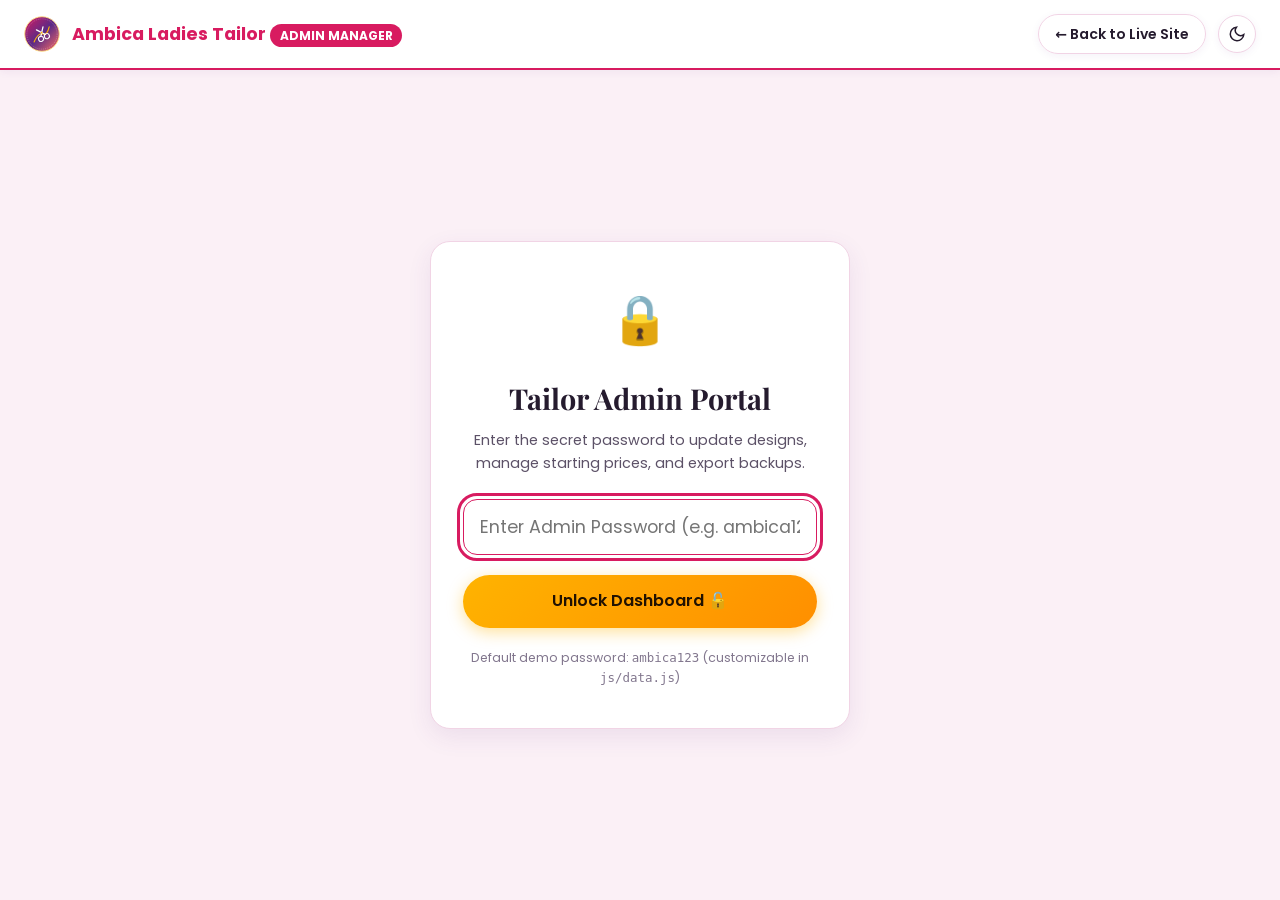
<file: admin.html>
<!DOCTYPE html>
<html lang="en" data-theme="light">
<head>
  <meta charset="UTF-8">
  <meta name="viewport" content="width=device-width, initial-scale=1.0">
  <title>Admin Portal | Ambica Ladies Tailor</title>
  <meta name="robots" content="noindex, nofollow">
  <link rel="icon" type="image/svg+xml" href="images/favicon.svg">
  <link rel="stylesheet" href="css/style.css">
  <style>
    /* Admin Specific Styles */
    .admin-body {
      background-color: var(--bg-subtle);
      min-height: 100vh;
      display: flex;
      flex-direction: column;
    }

    .admin-nav {
      background-color: var(--bg-surface);
      border-bottom: 2px solid var(--color-magenta);
      padding: 0.85rem 1.5rem;
      display: flex;
      align-items: center;
      justify-content: space-between;
      position: sticky;
      top: 0;
      z-index: 50;
      box-shadow: var(--shadow-sm);
    }

    .admin-brand {
      display: flex;
      align-items: center;
      gap: 0.75rem;
    }

    .admin-badge {
      background: var(--color-magenta);
      color: #FFFFFF;
      font-size: 0.75rem;
      font-weight: 700;
      padding: 0.2rem 0.6rem;
      border-radius: var(--radius-full);
      text-transform: uppercase;
    }

    /* Auth Gate */
    .auth-gate-wrap {
      flex: 1;
      display: flex;
      align-items: center;
      justify-content: center;
      padding: 2rem 1rem;
    }

    .auth-card {
      background-color: var(--bg-surface);
      border-radius: var(--radius-lg);
      border: 1px solid var(--border-color);
      padding: 2.5rem 2rem;
      max-width: 420px;
      width: 100%;
      text-align: center;
      box-shadow: var(--shadow-md);
    }

    .auth-icon {
      font-size: 3rem;
      margin-bottom: 1rem;
    }

    /* Dashboard */
    .admin-dashboard {
      display: none;
      padding: 2rem 0 4rem 0;
      flex: 1;
    }

    .admin-dashboard.unlocked {
      display: block;
    }

    .admin-tabs-bar {
      display: flex;
      gap: 0.75rem;
      border-bottom: 2px solid var(--border-color);
      margin-bottom: 2rem;
      overflow-x: auto;
      padding-bottom: 0.25rem;
    }

    .admin-tab-btn {
      padding: 0.75rem 1.5rem;
      font-weight: 600;
      font-size: 0.95rem;
      color: var(--text-secondary);
      border-bottom: 3px solid transparent;
      border-radius: var(--radius-sm) var(--radius-sm) 0 0;
      transition: all var(--transition-fast);
      white-space: nowrap;
    }

    .admin-tab-btn.active {
      color: var(--color-magenta);
      border-bottom-color: var(--color-magenta);
      background-color: var(--bg-surface);
    }

    .admin-panel {
      display: none;
    }

    .admin-panel.active {
      display: block;
    }

    .admin-card {
      background-color: var(--bg-surface);
      border-radius: var(--radius-lg);
      border: 1px solid var(--border-color);
      padding: 1.75rem;
      box-shadow: var(--shadow-sm);
      margin-bottom: 2rem;
    }

    .admin-card-header {
      display: flex;
      flex-wrap: wrap;
      align-items: center;
      justify-content: space-between;
      gap: 1rem;
      margin-bottom: 1.5rem;
      padding-bottom: 1rem;
      border-bottom: 1px solid var(--border-color);
    }

    .admin-table-wrap {
      overflow-x: auto;
    }

    .admin-thumb {
      width: 58px;
      height: 58px;
      border-radius: var(--radius-sm);
      object-fit: cover;
      background-color: var(--bg-subtle);
      border: 1px solid var(--border-color);
    }

    .btn-action-sm {
      padding: 0.4rem 0.85rem;
      font-size: 0.82rem;
      font-weight: 600;
      border-radius: var(--radius-full);
      display: inline-flex;
      align-items: center;
      gap: 0.3rem;
    }

    .btn-edit {
      background-color: var(--color-violet-light);
      color: var(--color-violet);
      border: 1px solid rgba(91, 42, 134, 0.3);
    }

    .btn-edit:hover {
      background-color: var(--color-violet);
      color: #FFFFFF;
    }

    .btn-delete {
      background-color: #FFEBEE;
      color: #D32F2F;
      border: 1px solid rgba(211, 47, 47, 0.3);
    }

    .btn-delete:hover {
      background-color: #D32F2F;
      color: #FFFFFF;
    }

    /* Modal Form */
    .admin-modal-overlay {
      position: fixed;
      top: 0;
      left: 0;
      right: 0;
      bottom: 0;
      background-color: rgba(0, 0, 0, 0.65);
      backdrop-filter: blur(8px);
      z-index: 1000;
      display: flex;
      align-items: center;
      justify-content: center;
      padding: 1rem;
      opacity: 0;
      visibility: hidden;
      transition: all 0.25s ease;
    }

    .admin-modal-overlay.open {
      opacity: 1;
      visibility: visible;
    }

    .admin-modal-box {
      background-color: var(--bg-surface);
      border-radius: var(--radius-lg);
      border: 1px solid var(--border-color);
      width: 100%;
      max-width: 650px;
      max-height: 90vh;
      overflow-y: auto;
      padding: 2rem;
      box-shadow: var(--shadow-lg);
      position: relative;
    }

    .image-preview-box {
      margin-top: 0.75rem;
      width: 120px;
      height: 120px;
      border-radius: var(--radius-md);
      border: 2px dashed var(--border-color);
      display: flex;
      align-items: center;
      justify-content: center;
      overflow: hidden;
      background-color: var(--bg-subtle);
    }

    .image-preview-box img {
      width: 100%;
      height: 100%;
      object-fit: cover;
    }
  </style>
</head>
<body class="admin-body">

  <!-- Admin Header Bar -->
  <header class="admin-nav">
    <div class="admin-brand">
      <img src="images/favicon.svg" alt="Logo" style="width: 36px; height: 36px;">
      <div>
        <strong style="font-size: 1.1rem; color: var(--color-magenta);">Ambica Ladies Tailor</strong>
        <span class="admin-badge">Admin Manager</span>
      </div>
    </div>

    <div style="display: flex; align-items: center; gap: 0.75rem;">
      <a href="index.html" class="btn btn-outline-white" style="color: var(--text-primary); border-color: var(--border-color); font-size: 0.88rem; padding: 0.5rem 1rem;">
        ← Back to Live Site
      </a>
      <button type="button" class="btn-icon-toggle" id="adminThemeToggle" aria-label="Toggle theme">
        <svg width="18" height="18" viewBox="0 0 24 24" fill="none" stroke="currentColor" stroke-width="2"><path d="M21 12.79A9 9 0 1 1 11.21 3 7 7 0 0 0 21 12.79z"/></svg>
      </button>
      <button type="button" id="adminLogoutBtn" class="btn btn-magenta" style="display: none; padding: 0.5rem 1rem; font-size: 0.88rem;">
        Lock &amp; Exit
      </button>
    </div>
  </header>

  <!-- Login Gate Modal -->
  <div class="auth-gate-wrap" id="authGate">
    <div class="auth-card">
      <div class="auth-icon">🔒</div>
      <h1 style="font-family: var(--font-heading); font-size: 1.8rem; margin-bottom: 0.5rem;">Tailor Admin Portal</h1>
      <p style="font-size: 0.9rem; color: var(--text-secondary); margin-bottom: 1.5rem;">
        Enter the secret password to update designs, manage starting prices, and export backups.
      </p>

      <form id="authForm">
        <div class="form-group" style="margin-bottom: 1.25rem;">
          <input type="password" id="adminPasswordInput" class="form-control" placeholder="Enter Admin Password (e.g. ambica123)" required autofocus style="text-align: center; font-size: 1.1rem;">
          <span class="form-error-msg" id="authErrorMsg" style="margin-top: 0.5rem;">Incorrect password. Please try again.</span>
        </div>
        <button type="submit" class="btn btn-primary-gold" style="width: 100%;">
          Unlock Dashboard 🔓
        </button>
      </form>
      <p style="font-size: 0.78rem; color: var(--text-muted); margin-top: 1.25rem;">
        Default demo password: <code>ambica123</code> (customizable in <code>js/data.js</code>)
      </p>
    </div>
  </div>

  <!-- Main Admin Dashboard -->
  <div class="admin-dashboard" id="adminDashboard">
    <div class="container">

      <!-- Navigation Tabs -->
      <div class="admin-tabs-bar" role="tablist">
        <button type="button" class="admin-tab-btn active" data-tab="tabDesigns">
          👗 Designs Catalog (<span id="designCountBadge">0</span>)
        </button>
        <button type="button" class="admin-tab-btn" data-tab="tabPrices">
          💰 Price List Settings
        </button>
        <button type="button" class="admin-tab-btn" data-tab="tabBackup">
          💾 Backup &amp; Sync (Export / Import)
        </button>
      </div>

      <!-- Tab 1: Designs Catalog -->
      <div class="admin-panel active" id="tabDesigns">
        <div class="admin-card">
          <div class="admin-card-header">
            <div>
              <h2 style="font-family: var(--font-heading); font-size: 1.5rem;">Manage Creations</h2>
              <p style="font-size: 0.88rem; color: var(--text-secondary);">
                Add new designs, edit descriptions, or update photos. Saved changes immediately update the live customer website.
              </p>
            </div>
            <button type="button" class="btn btn-magenta" id="btnOpenAddDesign">
              + Add New Design
            </button>
          </div>

          <div class="admin-table-wrap">
            <table class="prices-table">
              <thead>
                <tr>
                  <th>Photo</th>
                  <th>Title (English &amp; Gujarati)</th>
                  <th>Category</th>
                  <th>Price Tag</th>
                  <th>Actions</th>
                </tr>
              </thead>
              <tbody id="adminDesignsTableBody">
                <!-- Populated via admin JS -->
              </tbody>
            </table>
          </div>
        </div>
      </div>

      <!-- Tab 2: Prices Management -->
      <div class="admin-panel" id="tabPrices">
        <div class="admin-card">
          <div class="admin-card-header">
            <div>
              <h2 style="font-family: var(--font-heading); font-size: 1.5rem;">Edit Starting Prices</h2>
              <p style="font-size: 0.88rem; color: var(--text-secondary);">
                Adjust the base starting rates for blouses, dresses, kurtis, and gowns.
              </p>
            </div>
            <button type="button" class="btn btn-teal" id="btnSavePrices">
              💾 Save All Prices
            </button>
          </div>

          <div class="admin-table-wrap">
            <table class="prices-table">
              <thead>
                <tr>
                  <th style="width: 25%;">Garment Name</th>
                  <th style="width: 20%;">Starting Price (₹)</th>
                  <th style="width: 55%;">Included Highlights &amp; Specifications</th>
                </tr>
              </thead>
              <tbody id="adminPricesTableBody">
                <!-- Populated via admin JS -->
              </tbody>
            </table>
          </div>
        </div>
      </div>

      <!-- Tab 3: Backup & Sync -->
      <div class="admin-panel" id="tabBackup">
        <div class="admin-card">
          <h2 style="font-family: var(--font-heading); font-size: 1.5rem; margin-bottom: 0.5rem;">Data Backup &amp; Device Transfer</h2>
          <p style="font-size: 0.9rem; color: var(--text-secondary); margin-bottom: 1.75rem;">
            Because this website runs directly in your browser without requiring expensive backend servers, your edits are safely stored in your browser's LocalStorage. You can export a JSON backup file to move data between your phone, tablet, or laptop.
          </p>

          <div style="display: grid; grid-template-columns: repeat(auto-fit, minmax(280px, 1fr)); gap: 1.5rem;">
            <!-- Export Card -->
            <div style="border: 1px solid var(--border-color); border-radius: var(--radius-md); padding: 1.5rem; background-color: var(--bg-surface-elevated);">
              <h3 style="font-size: 1.15rem; margin-bottom: 0.5rem;">📥 Export Backup</h3>
              <p style="font-size: 0.85rem; color: var(--text-secondary); margin-bottom: 1.25rem;">
                Download all your custom designs and prices into a lightweight <code>.json</code> file.
              </p>
              <button type="button" class="btn btn-teal" id="btnExportJson">
                Export to JSON File
              </button>
            </div>

            <!-- Import Card -->
            <div style="border: 1px solid var(--border-color); border-radius: var(--radius-md); padding: 1.5rem; background-color: var(--bg-surface-elevated);">
              <h3 style="font-size: 1.15rem; margin-bottom: 0.5rem;">📤 Import Backup</h3>
              <p style="font-size: 0.85rem; color: var(--text-secondary); margin-bottom: 1.25rem;">
                Restore or load designs from a previously downloaded <code>.json</code> backup file.
              </p>
              <input type="file" id="importFileInput" accept=".json" style="display: none;">
              <button type="button" class="btn btn-primary-gold" id="btnTriggerImport">
                Choose JSON File to Import
              </button>
            </div>

            <!-- Reset Card -->
            <div style="border: 1px solid rgba(229, 57, 53, 0.3); border-radius: var(--radius-md); padding: 1.5rem; background-color: var(--bg-surface-elevated);">
              <h3 style="font-size: 1.15rem; margin-bottom: 0.5rem; color: #D32F2F;">⚠️ Factory Reset</h3>
              <p style="font-size: 0.85rem; color: var(--text-secondary); margin-bottom: 1.25rem;">
                Reset all designs and prices back to original starter samples.
              </p>
              <button type="button" class="btn btn-delete" id="btnResetDefaults">
                Reset to Original Defaults
              </button>
            </div>
          </div>
        </div>
      </div>

    </div>
  </div>

  <!-- Add/Edit Design Modal -->
  <div class="admin-modal-overlay" id="designModal">
    <div class="admin-modal-box">
      <div style="display: flex; align-items: center; justify-content: space-between; margin-bottom: 1.5rem; border-bottom: 1px solid var(--border-color); padding-bottom: 0.75rem;">
        <h3 id="modalHeading" style="font-family: var(--font-heading); font-size: 1.4rem;">Add New Design</h3>
        <button type="button" id="btnCloseModal" class="btn-card-view" aria-label="Close modal">✕</button>
      </div>

      <form id="designForm">
        <input type="hidden" id="editDesignId" value="">

        <div class="form-grid form-grid-2col" style="margin-bottom: 1rem;">
          <div class="form-group">
            <label for="designTitleEn" class="form-label">Design Title (English) *</label>
            <input type="text" id="designTitleEn" class="form-control" placeholder="e.g. Royal Silk Blouse" required>
          </div>

          <div class="form-group">
            <label for="designTitleGu" class="form-label">Design Title (Gujarati)</label>
            <input type="text" id="designTitleGu" class="form-control" placeholder="દા.ત. રોયલ સિલ્ક બ્લાઉઝ">
          </div>

          <div class="form-group">
            <label for="designCategory" class="form-label">Category *</label>
            <select id="designCategory" class="form-control" required>
              <option value="blouses">Blouse</option>
              <option value="dresses">Dress / Anarkali</option>
              <option value="kurtis">Kurti</option>
              <option value="gowns">Gown</option>
            </select>
          </div>

          <div class="form-group">
            <label for="designPriceTag" class="form-label">Price Estimate Badge</label>
            <input type="text" id="designPriceTag" class="form-control" placeholder="e.g. ₹1,200+">
          </div>

          <div class="form-group full-width">
            <label for="designDescEn" class="form-label">Description (English) *</label>
            <textarea id="designDescEn" class="form-control" rows="2" placeholder="Details about fabric, neck pattern, embroidery..." required></textarea>
          </div>

          <div class="form-group full-width">
            <label for="designDescGu" class="form-label">Description (Gujarati)</label>
            <textarea id="designDescGu" class="form-control" rows="2" placeholder="કાપડ અને કારીગરીની વિગત..."></textarea>
          </div>

          <div class="form-group full-width">
            <label class="form-label">Photo Upload (Auto Compressed in Browser)</label>
            <input type="file" id="designPhotoFile" accept="image/*" class="form-control">
            <p style="font-size: 0.78rem; color: var(--text-muted); margin-top: 0.35rem;">
              Photos are automatically resized and compressed to Web-friendly format so they load fast and save smoothly.
            </p>
            <div class="image-preview-box">
              <img id="designPreviewImg" src="images/placeholders/blouse-paithani.svg" alt="Preview">
            </div>
            <input type="hidden" id="designImageSrc" value="images/placeholders/blouse-paithani.svg">
          </div>
        </div>

        <div style="display: flex; justify-content: flex-end; gap: 0.75rem; margin-top: 1.5rem;">
          <button type="button" class="btn btn-outline-white" style="color: var(--text-primary); border-color: var(--border-color);" id="btnCancelModal">Cancel</button>
          <button type="submit" class="btn btn-magenta" id="btnSaveDesign">Save Design</button>
        </div>
      </form>
    </div>
  </div>

  <!-- Toast Notification -->
  <div class="toast-msg" id="adminToast" role="status" aria-live="polite"></div>

  <!-- Scripts -->
  <script src="js/data.js"></script>
  <script>
    document.addEventListener("DOMContentLoaded", () => {
      let currentDesigns = getStoredDesigns();
      let currentPrices = getStoredPrices();

      const authGate = document.getElementById("authGate");
      const authForm = document.getElementById("authForm");
      const adminPasswordInput = document.getElementById("adminPasswordInput");
      const authErrorMsg = document.getElementById("authErrorMsg");
      const adminDashboard = document.getElementById("adminDashboard");
      const adminLogoutBtn = document.getElementById("adminLogoutBtn");

      const adminDesignsTableBody = document.getElementById("adminDesignsTableBody");
      const adminPricesTableBody = document.getElementById("adminPricesTableBody");
      const designCountBadge = document.getElementById("designCountBadge");

      const designModal = document.getElementById("designModal");
      const btnOpenAddDesign = document.getElementById("btnOpenAddDesign");
      const btnCloseModal = document.getElementById("btnCloseModal");
      const btnCancelModal = document.getElementById("btnCancelModal");
      const designForm = document.getElementById("designForm");
      const modalHeading = document.getElementById("modalHeading");

      const editDesignId = document.getElementById("editDesignId");
      const designTitleEn = document.getElementById("designTitleEn");
      const designTitleGu = document.getElementById("designTitleGu");
      const designCategory = document.getElementById("designCategory");
      const designPriceTag = document.getElementById("designPriceTag");
      const designDescEn = document.getElementById("designDescEn");
      const designDescGu = document.getElementById("designDescGu");
      const designPhotoFile = document.getElementById("designPhotoFile");
      const designPreviewImg = document.getElementById("designPreviewImg");
      const designImageSrc = document.getElementById("designImageSrc");

      const btnSavePrices = document.getElementById("btnSavePrices");
      const btnExportJson = document.getElementById("btnExportJson");
      const btnTriggerImport = document.getElementById("btnTriggerImport");
      const importFileInput = document.getElementById("importFileInput");
      const btnResetDefaults = document.getElementById("btnResetDefaults");
      const adminToast = document.getElementById("adminToast");

      const adminThemeToggle = document.getElementById("adminThemeToggle");

      // Theme
      const savedTheme = getSavedTheme();
      document.documentElement.setAttribute("data-theme", savedTheme);

      adminThemeToggle.addEventListener("click", () => {
        const next = document.documentElement.getAttribute("data-theme") === "dark" ? "light" : "dark";
        document.documentElement.setAttribute("data-theme", next);
        saveTheme(next);
      });

      function showToast(msg) {
        adminToast.textContent = msg;
        adminToast.classList.add("show");
        setTimeout(() => adminToast.classList.remove("show"), 3000);
      }

      // Password Authentication
      authForm.addEventListener("submit", (e) => {
        e.preventDefault();
        const pwd = adminPasswordInput.value.trim();
        if (pwd === CONFIG.ADMIN_PASSWORD) {
          authGate.style.display = "none";
          adminDashboard.classList.add("unlocked");
          adminLogoutBtn.style.display = "inline-flex";
          authErrorMsg.classList.remove("visible");
          renderAdminDesigns();
          renderAdminPrices();
          showToast("Welcome to Tailor Admin Panel!");
        } else {
          authErrorMsg.classList.add("visible");
        }
      });

      adminLogoutBtn.addEventListener("click", () => {
        adminDashboard.classList.remove("unlocked");
        authGate.style.display = "flex";
        adminLogoutBtn.style.display = "none";
        adminPasswordInput.value = "";
      });

      // Tabs Switching
      document.querySelectorAll(".admin-tab-btn").forEach(btn => {
        btn.addEventListener("click", () => {
          document.querySelectorAll(".admin-tab-btn").forEach(b => b.classList.remove("active"));
          document.querySelectorAll(".admin-panel").forEach(p => p.classList.remove("active"));

          btn.classList.add("active");
          const target = document.getElementById(btn.getAttribute("data-tab"));
          if (target) target.classList.add("active");
        });
      });

      // Render Admin Designs List
      function renderAdminDesigns() {
        designCountBadge.textContent = currentDesigns.length;
        if (currentDesigns.length === 0) {
          adminDesignsTableBody.innerHTML = `<tr><td colspan="5" style="text-align: center; padding: 2rem;">No designs in catalog. Click "+ Add New Design" to create one.</td></tr>`;
          return;
        }

        adminDesignsTableBody.innerHTML = currentDesigns.map((d, index) => `
          <tr>
            <td>
              <img src="${d.image}" alt="${d.title}" class="admin-thumb">
            </td>
            <td>
              <strong>${d.title}</strong><br>
              <small style="color: var(--text-muted);">${d.titleGu || "—"}</small>
            </td>
            <td>
              <span class="design-category-tag" style="position: static; display: inline-block;">${d.category}</span>
            </td>
            <td>
              <span style="font-weight: 700; color: var(--color-teal);">${d.priceEstimate || "Bespoke"}</span>
            </td>
            <td>
              <div style="display: flex; gap: 0.5rem;">
                <button type="button" class="btn-action-sm btn-edit" data-edit-index="${index}">
                  ✏️ Edit
                </button>
                <button type="button" class="btn-action-sm btn-delete" data-delete-index="${index}">
                  🗑️ Delete
                </button>
              </div>
            </td>
          </tr>
        `).join("");

        // Attach edit/delete handlers
        adminDesignsTableBody.querySelectorAll("[data-edit-index]").forEach(btn => {
          btn.addEventListener("click", () => {
            const idx = parseInt(btn.getAttribute("data-edit-index"), 10);
            openEditDesignModal(idx);
          });
        });

        adminDesignsTableBody.querySelectorAll("[data-delete-index]").forEach(btn => {
          btn.addEventListener("click", () => {
            const idx = parseInt(btn.getAttribute("data-delete-index"), 10);
            if (confirm(`Are you sure you want to delete "${currentDesigns[idx].title}"?`)) {
              currentDesigns.splice(idx, 1);
              saveStoredDesigns(currentDesigns);
              renderAdminDesigns();
              showToast("Design deleted.");
            }
          });
        });
      }

      // Render Admin Prices List
      function renderAdminPrices() {
        adminPricesTableBody.innerHTML = currentPrices.map((p, idx) => `
          <tr>
            <td>
              <strong>${p.name}</strong><br>
              <small style="color: var(--text-muted);">${p.nameGu || ""}</small>
            </td>
            <td>
              <div style="display: flex; align-items: center; gap: 0.35rem;">
                <span>₹</span>
                <input type="number" step="50" class="form-control" style="width: 110px; padding: 0.4rem 0.6rem;" data-price-idx="${idx}" value="${p.price}">
              </div>
            </td>
            <td>
              <input type="text" class="form-control" style="padding: 0.4rem 0.6rem;" data-details-idx="${idx}" value="${p.details || ""}">
            </td>
          </tr>
        `).join("");
      }

      // Save Prices
      btnSavePrices.addEventListener("click", () => {
        document.querySelectorAll("[data-price-idx]").forEach(input => {
          const idx = parseInt(input.getAttribute("data-price-idx"), 10);
          const val = parseInt(input.value, 10);
          if (!isNaN(val)) currentPrices[idx].price = val;
        });

        document.querySelectorAll("[data-details-idx]").forEach(input => {
          const idx = parseInt(input.getAttribute("data-details-idx"), 10);
          currentPrices[idx].details = input.value.trim();
        });

        saveStoredPrices(currentPrices);
        showToast("Prices saved successfully!");
      });

      // Image Compression via Canvas
      designPhotoFile.addEventListener("change", (e) => {
        const file = e.target.files[0];
        if (!file) return;

        const reader = new FileReader();
        reader.onload = (event) => {
          const img = new Image();
          img.onload = () => {
            // Compress with Canvas to max 720px width/height
            const canvas = document.createElement("canvas");
            let width = img.width;
            let height = img.height;
            const maxDim = 720;

            if (width > height) {
              if (width > maxDim) {
                height = Math.round((height * maxDim) / width);
                width = maxDim;
              }
            } else {
              if (height > maxDim) {
                width = Math.round((width * maxDim) / height);
                height = maxDim;
              }
            }

            canvas.width = width;
            canvas.height = height;
            const ctx = canvas.getContext("2d");
            ctx.drawImage(img, 0, 0, width, height);

            // Compress to JPEG 0.78 quality
            const compressedBase64 = canvas.toDataURL("image/jpeg", 0.78);
            designPreviewImg.src = compressedBase64;
            designImageSrc.value = compressedBase64;
            showToast("Photo processed & compressed!");
          };
          img.src = event.target.result;
        };
        reader.readAsDataURL(file);
      });

      // Modal Logic
      function openAddDesignModal() {
        modalHeading.textContent = "Add New Design";
        editDesignId.value = "";
        designForm.reset();
        designPreviewImg.src = "images/placeholders/blouse-paithani.svg";
        designImageSrc.value = "images/placeholders/blouse-paithani.svg";
        designModal.classList.add("open");
      }

      function openEditDesignModal(idx) {
        const item = currentDesigns[idx];
        if (!item) return;

        modalHeading.textContent = "Edit Design";
        editDesignId.value = item.id;
        designTitleEn.value = item.title;
        designTitleGu.value = item.titleGu || "";
        designCategory.value = item.category;
        designPriceTag.value = item.priceEstimate || "";
        designDescEn.value = item.description;
        designDescGu.value = item.descriptionGu || "";
        designPreviewImg.src = item.image;
        designImageSrc.value = item.image;
        designModal.classList.add("open");
      }

      function closeModal() {
        designModal.classList.remove("open");
      }

      btnOpenAddDesign.addEventListener("click", openAddDesignModal);
      btnCloseModal.addEventListener("click", closeModal);
      btnCancelModal.addEventListener("click", closeModal);

      // Handle Form Submit
      designForm.addEventListener("submit", (e) => {
        e.preventDefault();

        const id = editDesignId.value || `des-${Date.now()}`;
        const newDesign = {
          id: id,
          title: designTitleEn.value.trim(),
          titleGu: designTitleGu.value.trim() || designTitleEn.value.trim(),
          category: designCategory.value,
          priceEstimate: designPriceTag.value.trim() || "Bespoke",
          image: designImageSrc.value,
          description: designDescEn.value.trim(),
          descriptionGu: designDescGu.value.trim() || designDescEn.value.trim()
        };

        if (editDesignId.value) {
          // Update existing
          const idx = currentDesigns.findIndex(d => d.id === id);
          if (idx !== -1) currentDesigns[idx] = newDesign;
        } else {
          // Add new to top
          currentDesigns.unshift(newDesign);
        }

        saveStoredDesigns(currentDesigns);
        renderAdminDesigns();
        closeModal();
        showToast("Design saved! Live site updated.");
      });

      // Export JSON
      btnExportJson.addEventListener("click", () => {
        const exportData = {
          version: "1.0",
          exportDate: new Date().toISOString(),
          designs: currentDesigns,
          prices: currentPrices
        };

        const blob = new Blob([JSON.stringify(exportData, null, 2)], { type: "application/json" });
        const url = URL.createObjectURL(blob);
        const a = document.createElement("a");
        a.href = url;
        a.download = `ambica_tailor_backup_${new Date().toISOString().split("T")[0]}.json`;
        a.click();
        URL.revokeObjectURL(url);
        showToast("Backup file downloaded.");
      });

      // Import JSON
      btnTriggerImport.addEventListener("click", () => importFileInput.click());
      importFileInput.addEventListener("change", (e) => {
        const file = e.target.files[0];
        if (!file) return;

        const reader = new FileReader();
        reader.onload = (event) => {
          try {
            const data = JSON.parse(event.target.result);
            if (data.designs && Array.isArray(data.designs)) {
              currentDesigns = data.designs;
              saveStoredDesigns(currentDesigns);
            }
            if (data.prices && Array.isArray(data.prices)) {
              currentPrices = data.prices;
              saveStoredPrices(currentPrices);
            }
            renderAdminDesigns();
            renderAdminPrices();
            showToast("Backup successfully restored!");
          } catch (err) {
            alert("Error parsing backup JSON file: " + err.message);
          }
        };
        reader.readAsText(file);
      });

      // Reset to defaults
      btnResetDefaults.addEventListener("click", () => {
        if (confirm("Reset all designs and prices to default initial catalog? This will overwrite local changes.")) {
          localStorage.removeItem(CONFIG.STORAGE_KEY_DESIGNS);
          localStorage.removeItem(CONFIG.STORAGE_KEY_PRICES);
          currentDesigns = getStoredDesigns();
          currentPrices = getStoredPrices();
          renderAdminDesigns();
          renderAdminPrices();
          showToast("Catalog reset to defaults.");
        }
      });
    });
  </script>
</body>
</html>
</file>
<file: css/style.css>
/* ==========================================================================
   Ambica Ladies Tailor - Main Stylesheet
   Bright Indian-Textile Feel • Mobile-First • Accessible • No Frameworks
   ========================================================================== */

/* --------------------------------------------------------------------------
   Google Fonts Import
   Playfair Display (Headings) & Poppins (Body) + Gujarati Fallback
   -------------------------------------------------------------------------- */
@import url('https://fonts.googleapis.com/css2?family=Noto+Sans+Gujarati:wght@400;500;600;700&family=Playfair+Display:ital,wght@0,500;0,600;0,700;1,500;1,700&family=Poppins:wght@300;400;500;600;700&display=swap');

/* --------------------------------------------------------------------------
   CSS Custom Properties (Theme & Tokens)
   -------------------------------------------------------------------------- */
:root {
  /* Brand Palette */
  --color-magenta: #D81B60;
  --color-magenta-hover: #C2185B;
  --color-magenta-light: #FCE4EC;
  --color-violet: #5B2A86;
  --color-violet-hover: #4A148C;
  --color-violet-light: #F3E5F5;
  --color-teal: #00897B;
  --color-teal-hover: #00695C;
  --color-teal-light: #E0F2F1;
  --color-saffron: #FFB300;
  --color-saffron-hover: #FFA000;
  --color-saffron-light: #FFF8E1;
  --color-coral: #FF6F61;
  --color-coral-hover: #E64A19;
  --color-coral-light: #FBE9E7;
  --color-gold: #FFE082;
  --color-whatsapp: #25D366;
  --color-whatsapp-hover: #1EBE5D;

  /* Light Theme Surfaces */
  --bg-primary: #FFF6FB;
  --bg-surface: #FFFFFF;
  --bg-surface-elevated: #FFF9FD;
  --bg-subtle: #FBF0F6;
  --text-primary: #251B2E;
  --text-secondary: #5C5167;
  --text-muted: #82778E;
  --border-color: #F1D4E5;
  --border-focus: #D81B60;
  --nav-bg: rgba(255, 246, 251, 0.92);
  --hero-text: #FFFFFF;

  /* Elevation Shadows */
  --shadow-sm: 0 2px 8px rgba(91, 42, 134, 0.06);
  --shadow-md: 0 8px 24px rgba(91, 42, 134, 0.09);
  --shadow-lg: 0 16px 40px rgba(91, 42, 134, 0.14);
  --shadow-glow: 0 0 20px rgba(216, 27, 96, 0.35);

  /* Typography */
  --font-heading: 'Playfair Display', Georgia, serif;
  --font-body: 'Poppins', 'Noto Sans Gujarati', system-ui, -apple-system, sans-serif;

  /* Layout */
  --container-max: 1200px;
  --radius-sm: 8px;
  --radius-md: 14px;
  --radius-lg: 20px;
  --radius-full: 9999px;
  --header-height: 72px;

  /* Transitions */
  --transition-fast: 0.18s ease;
  --transition-normal: 0.28s ease;
}

/* Dark Theme Surfaces */
[data-theme="dark"] {
  --bg-primary: #120C17;
  --bg-surface: #1C1424;
  --bg-surface-elevated: #281E33;
  --bg-subtle: #23192E;
  --text-primary: #F8F3FB;
  --text-secondary: #D2C6DC;
  --text-muted: #9F92AA;
  --border-color: #382949;
  --border-focus: #FFB300;
  --nav-bg: rgba(18, 12, 23, 0.92);
  --hero-text: #FFFFFF;

  --shadow-sm: 0 2px 8px rgba(0, 0, 0, 0.4);
  --shadow-md: 0 8px 24px rgba(0, 0, 0, 0.5);
  --shadow-lg: 0 16px 40px rgba(0, 0, 0, 0.65);
  --shadow-glow: 0 0 22px rgba(255, 179, 0, 0.4);
}

/* --------------------------------------------------------------------------
   Reset & Baseline Styles
   -------------------------------------------------------------------------- */
*, *::before, *::after {
  box-sizing: border-box;
  margin: 0;
  padding: 0;
}

html, body {
  overflow-x: hidden;
  max-width: 100vw;
  width: 100%;
}

html {
  scroll-behavior: smooth;
  font-size: 16px;
  -webkit-text-size-adjust: 100%;
}

body {
  font-family: var(--font-body);
  background-color: var(--bg-primary);
  color: var(--text-primary);
  line-height: 1.6;
  min-height: 100vh;
  transition: background-color var(--transition-normal), color var(--transition-normal);
}

/* Accessible focus ring */
:focus-visible {
  outline: 3px solid var(--border-focus);
  outline-offset: 3px;
  border-radius: var(--radius-sm);
}

img, svg {
  display: block;
  max-width: 100%;
  height: auto;
}

a {
  color: inherit;
  text-decoration: none;
}

button, input, select, textarea {
  font: inherit;
  color: inherit;
}

button {
  cursor: pointer;
  border: none;
  background: none;
}

ul, ol {
  list-style: none;
}

/* --------------------------------------------------------------------------
   Container & Section Utilities
   -------------------------------------------------------------------------- */
.container {
  width: 100%;
  max-width: var(--container-max);
  margin-left: auto;
  margin-right: auto;
  padding-left: 1.25rem;
  padding-right: 1.25rem;
}

@media (max-width: 480px) {
  .container {
    padding-left: 0.85rem;
    padding-right: 0.85rem;
  }
}

@media (min-width: 768px) {
  .container {
    padding-left: 2rem;
    padding-right: 2rem;
  }
}

main {
  width: 100%;
  max-width: 100%;
  overflow-x: clip;
}

.section {
  padding-top: 4.5rem;
  padding-bottom: 4.5rem;
  position: relative;
  width: 100%;
  max-width: 100%;
  overflow-x: clip;
}

@media (max-width: 767px) {
  .section {
    padding-top: 3.25rem;
    padding-bottom: 3.25rem;
  }
}

.section-header {
  text-align: center;
  max-width: 720px;
  margin: 0 auto 3rem auto;
}

.section-badge {
  display: inline-block;
  font-size: 0.82rem;
  font-weight: 700;
  text-transform: uppercase;
  letter-spacing: 1.2px;
  color: var(--color-magenta);
  background-color: var(--color-magenta-light);
  padding: 0.35rem 1rem;
  border-radius: var(--radius-full);
  margin-bottom: 0.75rem;
}

[data-theme="dark"] .section-badge {
  background-color: rgba(216, 27, 96, 0.22);
  color: #FF80AB;
}

.section-title {
  font-family: var(--font-heading);
  font-size: 2.1rem;
  font-weight: 700;
  line-height: 1.25;
  color: var(--text-primary);
  margin-bottom: 0.75rem;
}

@media (min-width: 768px) {
  .section-title {
    font-size: 2.6rem;
  }
}

.section-subtitle {
  font-size: 1.05rem;
  color: var(--text-secondary);
  line-height: 1.6;
}

/* --------------------------------------------------------------------------
   Rainbow Stitched Thread Line (Hero separator)
   -------------------------------------------------------------------------- */
.rainbow-thread {
  height: 5px;
  width: 100%;
  background: repeating-linear-gradient(
    90deg,
    #D81B60 0px,
    #D81B60 14px,
    #5B2A86 14px,
    #5B2A86 28px,
    #00897B 28px,
    #00897B 42px,
    #FFB300 42px,
    #FFB300 56px,
    #FF6F61 56px,
    #FF6F61 70px
  );
  position: relative;
  z-index: 5;
  box-shadow: 0 1px 4px rgba(0, 0, 0, 0.15);
}

.rainbow-thread::after {
  content: "";
  position: absolute;
  top: 0;
  left: 0;
  right: 0;
  bottom: 0;
  background-image: repeating-linear-gradient(
    90deg,
    rgba(255, 255, 255, 0.4) 0px,
    rgba(255, 255, 255, 0.4) 3px,
    transparent 3px,
    transparent 7px
  );
}

/* --------------------------------------------------------------------------
   Sticky Header & Navigation
   -------------------------------------------------------------------------- */
.site-header {
  position: sticky;
  top: 0;
  z-index: 100;
  height: var(--header-height);
  background-color: var(--nav-bg);
  backdrop-filter: blur(14px);
  -webkit-backdrop-filter: blur(14px);
  border-bottom: 1px solid var(--border-color);
  transition: background-color var(--transition-normal), border-color var(--transition-normal);
}

/* Header Container */
.header-container {
  display: flex;
  align-items: center;
  justify-content: space-between;
  height: 100%;
  gap: 0.5rem;
}

.brand-link {
  display: flex;
  align-items: center;
  gap: 0.5rem;
  min-width: 0;
  flex-shrink: 1;
}

.brand-icon {
  width: 40px;
  height: 40px;
  border-radius: var(--radius-full);
  box-shadow: var(--shadow-sm);
  flex-shrink: 0;
}

.brand-text {
  display: flex;
  flex-direction: column;
  min-width: 0;
}

.brand-name {
  font-family: var(--font-heading);
  font-weight: 700;
  font-size: 1.15rem;
  line-height: 1.15;
  color: var(--color-magenta);
  white-space: nowrap;
  overflow: hidden;
  text-overflow: ellipsis;
}

[data-theme="dark"] .brand-name {
  color: #FF80AB;
}

.brand-tagline {
  font-size: 0.72rem;
  color: var(--text-muted);
  font-weight: 500;
  letter-spacing: 0.2px;
  white-space: nowrap;
}

@media (max-width: 540px) {
  .brand-icon {
    width: 36px;
    height: 36px;
  }
  .brand-name {
    font-size: 1rem;
    max-width: 130px;
  }
  .brand-tagline {
    display: none;
  }
  .header-actions {
    gap: 0.3rem;
  }
  .btn-icon-toggle {
    width: 35px;
    height: 35px;
  }
  .btn-hamburger {
    width: 35px;
    height: 35px;
  }
  .btn-lang-toggle {
    padding: 0.35rem 0.5rem;
    font-size: 0.78rem;
  }
}

/* Nav Menu */
.nav-menu {
  display: none;
}

@media (min-width: 992px) {
  .nav-menu {
    display: flex;
    align-items: center;
    gap: 1.5rem;
  }

  .nav-link {
    font-size: 0.95rem;
    font-weight: 500;
    color: var(--text-primary);
    position: relative;
    padding: 0.4rem 0.2rem;
    transition: color var(--transition-fast);
  }

  .nav-link:hover {
    color: var(--color-magenta);
  }

  .nav-link::after {
    content: "";
    position: absolute;
    bottom: -2px;
    left: 0;
    width: 0;
    height: 2px;
    background: var(--color-magenta);
    transition: width var(--transition-fast);
    border-radius: 2px;
  }

  .nav-link:hover::after {
    width: 100%;
  }
}

/* Controls (Language, Theme, Hamburger) */
.header-actions {
  display: flex;
  align-items: center;
  gap: 0.45rem;
  flex-shrink: 0;
}

.btn-icon-toggle {
  display: inline-flex;
  align-items: center;
  justify-content: center;
  width: 38px;
  height: 38px;
  border-radius: var(--radius-full);
  background-color: var(--bg-surface);
  border: 1px solid var(--border-color);
  color: var(--text-primary);
  box-shadow: var(--shadow-sm);
  transition: transform var(--transition-fast), background-color var(--transition-fast);
  flex-shrink: 0;
}

.btn-icon-toggle:hover {
  transform: scale(1.05);
  background-color: var(--bg-subtle);
  border-color: var(--color-magenta);
}

.btn-lang-toggle {
  display: inline-flex;
  align-items: center;
  gap: 0.3rem;
  padding: 0.35rem 0.7rem;
  border-radius: var(--radius-full);
  background-color: var(--bg-surface);
  border: 1px solid var(--border-color);
  font-size: 0.82rem;
  font-weight: 600;
  color: var(--text-primary);
  box-shadow: var(--shadow-sm);
  transition: all var(--transition-fast);
  white-space: nowrap;
  flex-shrink: 0;
}

@media (max-width: 380px) {
  .btn-lang-toggle {
    padding: 0.35rem 0.5rem;
    font-size: 0.78rem;
  }
}

.btn-lang-toggle:hover {
  border-color: var(--color-magenta);
  background-color: var(--color-magenta-light);
  color: var(--color-magenta);
}

[data-theme="dark"] .btn-lang-toggle:hover {
  background-color: rgba(216, 27, 96, 0.25);
  color: #FF80AB;
}

.lang-flag {
  font-size: 0.95rem;
}

/* Mobile Hamburger Button */
.btn-hamburger {
  display: flex;
  flex-direction: column;
  justify-content: center;
  align-items: center;
  gap: 5px;
  width: 38px;
  height: 38px;
  border-radius: var(--radius-md);
  background-color: var(--bg-surface);
  border: 1px solid var(--border-color);
  box-shadow: var(--shadow-sm);
  flex-shrink: 0;
}

@media (min-width: 992px) {
  .btn-hamburger {
    display: none;
  }
}

.hamburger-line {
  width: 20px;
  height: 2px;
  background-color: var(--text-primary);
  border-radius: 2px;
  transition: transform var(--transition-normal), opacity var(--transition-normal);
}

.btn-hamburger.active .hamburger-line:nth-child(1) {
  transform: translateY(7px) rotate(45deg);
}

.btn-hamburger.active .hamburger-line:nth-child(2) {
  opacity: 0;
}

.btn-hamburger.active .hamburger-line:nth-child(3) {
  transform: translateY(-7px) rotate(-45deg);
}

/* Mobile Drawer */
.mobile-nav-drawer {
  position: fixed;
  top: var(--header-height);
  left: 0;
  right: 0;
  bottom: 0;
  background-color: var(--nav-bg);
  backdrop-filter: blur(16px);
  -webkit-backdrop-filter: blur(16px);
  padding: 1.25rem 1rem;
  display: flex;
  flex-direction: column;
  gap: 0.75rem;
  transform: translateY(-110%);
  opacity: 0;
  visibility: hidden;
  transition: transform 0.32s cubic-bezier(0.16, 1, 0.3, 1), opacity 0.25s ease, visibility 0.25s;
  z-index: 99;
  border-bottom: 2px solid var(--color-magenta);
  overflow-y: auto;
}

.mobile-nav-drawer.open {
  transform: translateY(0);
  opacity: 1;
  visibility: visible;
}

.mobile-nav-link {
  font-size: 1.05rem;
  font-weight: 600;
  padding: 0.75rem 1rem;
  border-radius: var(--radius-md);
  color: var(--text-primary);
  background-color: var(--bg-surface);
  border: 1px solid var(--border-color);
  display: flex;
  align-items: center;
  justify-content: space-between;
}

.mobile-nav-link:hover, .mobile-nav-link:focus {
  background-color: var(--color-magenta-light);
  color: var(--color-magenta);
  border-color: var(--color-magenta);
}

/* --------------------------------------------------------------------------
   Hero Section
   -------------------------------------------------------------------------- */
.hero-section {
  position: relative;
  background: linear-gradient(135deg, #3B1254 0%, #5B2A86 35%, #9C1458 65%, #D81B60 85%, #FF6F61 100%);
  color: #FFFFFF;
  padding-top: 4.5rem;
  padding-bottom: 5rem;
  overflow: hidden;
}

@media (max-width: 767px) {
  .hero-section {
    padding-top: 2.75rem;
    padding-bottom: 3.25rem;
  }
}

.hero-fabric-pattern {
  position: absolute;
  top: 0;
  left: 0;
  right: 0;
  bottom: 0;
  background-image: radial-gradient(rgba(255, 255, 255, 0.16) 1.5px, transparent 1.5px);
  background-size: 24px 24px;
  pointer-events: none;
}

.hero-orb {
  position: absolute;
  border-radius: var(--radius-full);
  filter: blur(55px);
  pointer-events: none;
  opacity: 0.55;
  animation: floatOrb 8s ease-in-out infinite alternate;
}

.hero-orb-1 {
  width: 320px;
  height: 320px;
  background-color: var(--color-saffron);
  top: -80px;
  right: -50px;
}

.hero-orb-2 {
  width: 360px;
  height: 360px;
  background-color: var(--color-teal);
  bottom: -90px;
  left: -80px;
  animation-duration: 10s;
  animation-direction: alternate-reverse;
}

@keyframes floatOrb {
  0% { transform: translateY(0px) scale(1); }
  100% { transform: translateY(30px) scale(1.08); }
}

.hero-content {
  position: relative;
  z-index: 2;
  text-align: center;
  max-width: 860px;
  margin: 0 auto;
}

.hero-badge-pill {
  display: inline-flex;
  flex-wrap: wrap;
  align-items: center;
  justify-content: center;
  text-align: center;
  gap: 0.35rem;
  background: rgba(255, 255, 255, 0.16);
  backdrop-filter: blur(8px);
  -webkit-backdrop-filter: blur(8px);
  border: 1px solid rgba(255, 224, 130, 0.6);
  padding: 0.35rem 0.85rem;
  border-radius: var(--radius-full);
  font-size: clamp(0.72rem, 2.7vw, 0.85rem);
  font-weight: 600;
  color: var(--color-gold);
  margin-bottom: 1.25rem;
  box-shadow: 0 4px 12px rgba(0, 0, 0, 0.15);
  max-width: 100%;
  line-height: 1.35;
}

.hero-title {
  font-family: var(--font-heading);
  font-size: clamp(1.85rem, 6.5vw, 3.8rem);
  font-weight: 700;
  line-height: 1.2;
  margin-bottom: 1.15rem;
  color: #FFFFFF;
  text-shadow: 0 2px 10px rgba(0, 0, 0, 0.2);
  word-break: normal;
}

.hero-subtitle {
  font-size: clamp(0.92rem, 2.8vw, 1.15rem);
  line-height: 1.65;
  color: #FFF0F7;
  margin-bottom: 2rem;
  max-width: 720px;
  margin-left: auto;
  margin-right: auto;
}

.hero-cta-group {
  display: flex;
  flex-wrap: wrap;
  align-items: center;
  justify-content: center;
  gap: 0.85rem;
  margin-bottom: 2.5rem;
}

@media (max-width: 520px) {
  .hero-cta-group {
    flex-direction: column;
    width: 100%;
    max-width: 320px;
    margin-left: auto;
    margin-right: auto;
  }
  .hero-cta-group .btn {
    width: 100%;
  }
}

/* Button Variants */
.btn {
  display: inline-flex;
  align-items: center;
  justify-content: center;
  gap: 0.6rem;
  font-weight: 600;
  padding: 0.85rem 1.85rem;
  border-radius: var(--radius-full);
  transition: all var(--transition-fast);
  box-shadow: var(--shadow-sm);
  font-size: 1rem;
  text-align: center;
}

.btn:active {
  transform: translateY(1px);
}

.btn-primary-gold {
  background: linear-gradient(135deg, #FFB300 0%, #FF8F00 100%);
  color: #211202;
  box-shadow: 0 4px 16px rgba(255, 179, 0, 0.4);
}

.btn-primary-gold:hover {
  background: linear-gradient(135deg, #FFC107 0%, #FFA000 100%);
  transform: translateY(-2px);
  box-shadow: 0 6px 20px rgba(255, 179, 0, 0.55);
}

.btn-outline-white {
  background: rgba(255, 255, 255, 0.12);
  backdrop-filter: blur(8px);
  -webkit-backdrop-filter: blur(8px);
  color: #FFFFFF;
  border: 1.5px solid rgba(255, 255, 255, 0.7);
}

.btn-outline-white:hover {
  background: rgba(255, 255, 255, 0.25);
  border-color: #FFFFFF;
  transform: translateY(-2px);
}

.btn-magenta {
  background: linear-gradient(135deg, var(--color-magenta) 0%, var(--color-coral) 100%);
  color: #FFFFFF;
  box-shadow: 0 4px 16px rgba(216, 27, 96, 0.35);
}

.btn-magenta:hover {
  transform: translateY(-2px);
  box-shadow: 0 6px 22px rgba(216, 27, 96, 0.5);
}

.btn-teal {
  background: linear-gradient(135deg, var(--color-teal) 0%, #26A69A 100%);
  color: #FFFFFF;
  box-shadow: 0 4px 16px rgba(0, 137, 123, 0.35);
}

.btn-teal:hover {
  transform: translateY(-2px);
  box-shadow: 0 6px 22px rgba(0, 137, 123, 0.5);
}

.btn-whatsapp-solid {
  background-color: var(--color-whatsapp);
  color: #FFFFFF;
  box-shadow: 0 4px 14px rgba(37, 211, 102, 0.38);
}

.btn-whatsapp-solid:hover {
  background-color: var(--color-whatsapp-hover);
  transform: translateY(-2px);
  box-shadow: 0 6px 20px rgba(37, 211, 102, 0.55);
}

/* Hero Feature Badges */
.hero-features-grid {
  display: grid;
  grid-template-columns: 1fr;
  gap: 1rem;
  max-width: 820px;
  margin: 0 auto;
}

@media (min-width: 640px) {
  .hero-features-grid {
    grid-template-columns: repeat(3, 1fr);
  }
}

.hero-feature-card {
  background: rgba(255, 255, 255, 0.12);
  backdrop-filter: blur(10px);
  -webkit-backdrop-filter: blur(10px);
  border: 1px solid rgba(255, 255, 255, 0.25);
  border-radius: var(--radius-md);
  padding: 1.15rem 1rem;
  text-align: center;
  transition: transform var(--transition-fast);
}

.hero-feature-card:hover {
  transform: translateY(-3px);
  background: rgba(255, 255, 255, 0.18);
}

.hero-feature-icon {
  font-size: 1.5rem;
  margin-bottom: 0.35rem;
}

.hero-feature-title {
  font-weight: 700;
  font-size: 1rem;
  color: #FFFFFF;
  margin-bottom: 0.15rem;
}

.hero-feature-sub {
  font-size: 0.82rem;
  color: #FFE082;
}

/* --------------------------------------------------------------------------
   Designs Gallery Section
   -------------------------------------------------------------------------- */
.gallery-filters {
  display: flex;
  flex-wrap: wrap;
  align-items: center;
  justify-content: center;
  gap: 0.6rem;
  margin-bottom: 2.5rem;
}

.filter-btn {
  padding: 0.6rem 1.25rem;
  border-radius: var(--radius-full);
  background-color: var(--bg-surface);
  border: 1.5px solid var(--border-color);
  color: var(--text-secondary);
  font-weight: 600;
  font-size: 0.92rem;
  transition: all var(--transition-fast);
  box-shadow: var(--shadow-sm);
}

.filter-btn:hover {
  border-color: var(--color-magenta);
  color: var(--color-magenta);
}

.filter-btn.active {
  background-color: var(--color-magenta);
  border-color: var(--color-magenta);
  color: #FFFFFF;
  box-shadow: 0 4px 12px rgba(216, 27, 96, 0.35);
}

.designs-grid {
  display: grid;
  grid-template-columns: 1fr;
  gap: 1.5rem;
}

@media (min-width: 600px) {
  .designs-grid {
    grid-template-columns: repeat(2, 1fr);
  }
}

@media (min-width: 992px) {
  .designs-grid {
    grid-template-columns: repeat(3, 1fr);
    gap: 2rem;
  }
}

/* Design Card */
.design-card {
  background-color: var(--bg-surface);
  border-radius: var(--radius-lg);
  border: 1px solid var(--border-color);
  overflow: hidden;
  box-shadow: var(--shadow-sm);
  display: flex;
  flex-direction: column;
  transition: transform var(--transition-normal), box-shadow var(--transition-normal);
  cursor: pointer;
  position: relative;
}

.design-card:hover {
  transform: translateY(-6px);
  box-shadow: var(--shadow-lg);
  border-color: var(--color-magenta);
}

.design-image-wrap {
  position: relative;
  width: 100%;
  aspect-ratio: 4 / 3;
  overflow: hidden;
  background-color: var(--bg-subtle);
}

.design-img {
  width: 100%;
  height: 100%;
  object-fit: cover;
  transition: transform 0.45s ease;
}

.design-card:hover .design-img {
  transform: scale(1.04);
}

.design-category-tag {
  position: absolute;
  top: 12px;
  left: 12px;
  background: rgba(18, 12, 23, 0.75);
  backdrop-filter: blur(6px);
  -webkit-backdrop-filter: blur(6px);
  color: #FFE082;
  font-size: 0.75rem;
  font-weight: 700;
  text-transform: uppercase;
  letter-spacing: 0.8px;
  padding: 0.3rem 0.75rem;
  border-radius: var(--radius-full);
  border: 1px solid rgba(255, 224, 130, 0.4);
}

.design-price-tag {
  position: absolute;
  bottom: 12px;
  right: 12px;
  background: var(--color-teal);
  color: #FFFFFF;
  font-size: 0.85rem;
  font-weight: 700;
  padding: 0.3rem 0.8rem;
  border-radius: var(--radius-full);
  box-shadow: 0 2px 8px rgba(0, 0, 0, 0.25);
}

.design-info {
  padding: 1.35rem 1.25rem;
  display: flex;
  flex-direction: column;
  flex-grow: 1;
}

.design-title {
  font-family: var(--font-heading);
  font-size: 1.25rem;
  font-weight: 700;
  color: var(--text-primary);
  margin-bottom: 0.5rem;
  line-height: 1.3;
}

.design-desc {
  font-size: 0.88rem;
  color: var(--text-secondary);
  line-height: 1.55;
  margin-bottom: 1.25rem;
  flex-grow: 1;
}

.design-actions {
  display: flex;
  align-items: center;
  gap: 0.5rem;
  margin-top: auto;
}

.btn-card-order {
  flex: 1;
  padding: 0.6rem 1rem;
  font-size: 0.88rem;
  background-color: var(--color-magenta-light);
  color: var(--color-magenta);
  border-radius: var(--radius-full);
  font-weight: 600;
  text-align: center;
  transition: all var(--transition-fast);
}

[data-theme="dark"] .btn-card-order {
  background-color: rgba(216, 27, 96, 0.2);
  color: #FF80AB;
}

.design-card:hover .btn-card-order {
  background-color: var(--color-magenta);
  color: #FFFFFF;
}

.btn-card-view {
  width: 38px;
  height: 38px;
  border-radius: var(--radius-full);
  border: 1px solid var(--border-color);
  display: inline-flex;
  align-items: center;
  justify-content: center;
  color: var(--text-secondary);
  background-color: var(--bg-surface);
  transition: all var(--transition-fast);
  flex-shrink: 0;
}

.btn-card-view:hover {
  background-color: var(--bg-subtle);
  color: var(--color-magenta);
  border-color: var(--color-magenta);
}

/* --------------------------------------------------------------------------
   Full-Screen Lightbox
   -------------------------------------------------------------------------- */
.lightbox-modal {
  position: fixed;
  top: 0;
  left: 0;
  right: 0;
  bottom: 0;
  background-color: rgba(18, 12, 23, 0.88);
  backdrop-filter: blur(12px);
  -webkit-backdrop-filter: blur(12px);
  z-index: 1000;
  display: flex;
  align-items: center;
  justify-content: center;
  padding: 1rem;
  opacity: 0;
  visibility: hidden;
  transition: opacity 0.25s ease, visibility 0.25s;
}

.lightbox-modal.active {
  opacity: 1;
  visibility: visible;
}

.lightbox-container {
  background-color: var(--bg-surface);
  border-radius: var(--radius-lg);
  width: 100%;
  max-width: 900px;
  max-height: 92vh;
  overflow: hidden;
  box-shadow: 0 25px 60px rgba(0, 0, 0, 0.5);
  border: 1px solid var(--border-color);
  display: flex;
  flex-direction: column;
  position: relative;
  animation: lightboxPop 0.3s cubic-bezier(0.16, 1, 0.3, 1);
}

@keyframes lightboxPop {
  0% { transform: scale(0.94); opacity: 0; }
  100% { transform: scale(1); opacity: 1; }
}

@media (min-width: 768px) {
  .lightbox-container {
    flex-direction: row;
    height: 540px;
  }
}

.lightbox-media {
  position: relative;
  background-color: #0F0A14;
  display: flex;
  align-items: center;
  justify-content: center;
  flex: 1.2;
  overflow: hidden;
}

.lightbox-img {
  width: 100%;
  height: 100%;
  object-fit: contain;
}

.lightbox-btn-nav {
  position: absolute;
  top: 50%;
  transform: translateY(-50%);
  width: 44px;
  height: 44px;
  border-radius: var(--radius-full);
  background: rgba(18, 12, 23, 0.7);
  color: #FFFFFF;
  display: flex;
  align-items: center;
  justify-content: center;
  border: 1px solid rgba(255, 255, 255, 0.3);
  transition: all var(--transition-fast);
  z-index: 5;
}

.lightbox-btn-nav:hover {
  background: var(--color-magenta);
  border-color: var(--color-magenta);
}

.lightbox-btn-prev { left: 12px; }
.lightbox-btn-next { right: 12px; }

.lightbox-btn-close {
  position: absolute;
  top: 14px;
  right: 14px;
  width: 38px;
  height: 38px;
  border-radius: var(--radius-full);
  background: rgba(18, 12, 23, 0.75);
  color: #FFFFFF;
  border: 1px solid rgba(255, 255, 255, 0.3);
  display: flex;
  align-items: center;
  justify-content: center;
  z-index: 10;
  transition: all var(--transition-fast);
}

.lightbox-btn-close:hover {
  background: #E53935;
  border-color: #E53935;
}

.lightbox-details {
  flex: 1;
  padding: 2rem 1.75rem;
  display: flex;
  flex-direction: column;
  overflow-y: auto;
}

.lightbox-meta {
  display: flex;
  align-items: center;
  gap: 0.75rem;
  margin-bottom: 0.75rem;
}

.lightbox-badge {
  font-size: 0.75rem;
  font-weight: 700;
  text-transform: uppercase;
  color: var(--color-magenta);
  background-color: var(--color-magenta-light);
  padding: 0.25rem 0.75rem;
  border-radius: var(--radius-full);
}

[data-theme="dark"] .lightbox-badge {
  background-color: rgba(216, 27, 96, 0.25);
  color: #FF80AB;
}

.lightbox-price {
  font-size: 0.95rem;
  font-weight: 700;
  color: var(--color-teal);
}

.lightbox-title {
  font-family: var(--font-heading);
  font-size: 1.6rem;
  font-weight: 700;
  line-height: 1.25;
  color: var(--text-primary);
  margin-bottom: 1rem;
}

.lightbox-desc {
  font-size: 0.95rem;
  color: var(--text-secondary);
  line-height: 1.65;
  margin-bottom: 2rem;
  flex-grow: 1;
}

.lightbox-actions {
  display: flex;
  flex-direction: column;
  gap: 0.75rem;
  margin-top: auto;
}

/* --------------------------------------------------------------------------
   Prices Section
   -------------------------------------------------------------------------- */
.prices-table-wrap {
  background-color: var(--bg-surface);
  border-radius: var(--radius-lg);
  border: 1px solid var(--border-color);
  box-shadow: var(--shadow-sm);
  overflow-x: auto;
  -webkit-overflow-scrolling: touch;
  width: 100%;
  max-width: 100%;
  margin-bottom: 2rem;
}

.prices-table {
  width: 100%;
  border-collapse: collapse;
  text-align: left;
  min-width: 600px;
}

.prices-table th {
  background-color: var(--bg-subtle);
  color: var(--text-primary);
  font-weight: 700;
  padding: 1.15rem 1.25rem;
  border-bottom: 2px solid var(--border-color);
  font-size: 0.95rem;
}

.prices-table td {
  padding: 1.15rem 1.25rem;
  border-bottom: 1px solid var(--border-color);
  vertical-align: middle;
}

.prices-table tr:last-child td {
  border-bottom: none;
}

.prices-table tr:hover td {
  background-color: var(--bg-surface-elevated);
}

.price-item-name {
  font-weight: 700;
  color: var(--text-primary);
  font-size: 1.05rem;
}

.price-item-tag {
  display: inline-block;
  font-family: var(--font-heading);
  font-size: 1.35rem;
  font-weight: 700;
  color: var(--color-magenta);
}

[data-theme="dark"] .price-item-tag {
  color: #FF80AB;
}

.price-item-unit {
  font-size: 0.75rem;
  font-weight: 400;
  color: var(--text-muted);
}

.price-item-details {
  font-size: 0.88rem;
  color: var(--text-secondary);
}

.price-note-box {
  background-color: var(--color-saffron-light);
  border: 1px solid rgba(255, 179, 0, 0.4);
  border-left: 5px solid var(--color-saffron);
  border-radius: var(--radius-md);
  padding: 1.25rem 1.5rem;
}

[data-theme="dark"] .price-note-box {
  background-color: rgba(255, 179, 0, 0.12);
  border-color: rgba(255, 179, 0, 0.35);
  border-left-color: var(--color-saffron);
}

.price-note-heading {
  font-weight: 700;
  color: #C67D00;
  font-size: 0.95rem;
  margin-bottom: 0.25rem;
}

[data-theme="dark"] .price-note-heading {
  color: #FFE082;
}

.price-note-text {
  font-size: 0.9rem;
  color: var(--text-secondary);
  line-height: 1.55;
}

/* --------------------------------------------------------------------------
   Measurement Guide Section
   -------------------------------------------------------------------------- */
.guide-tabs {
  display: flex;
  justify-content: center;
  gap: 0.75rem;
  margin-bottom: 2rem;
}

.guide-tab-btn {
  padding: 0.75rem 1.75rem;
  border-radius: var(--radius-full);
  background-color: var(--bg-surface);
  border: 1.5px solid var(--border-color);
  font-weight: 600;
  font-size: 0.95rem;
  color: var(--text-secondary);
  transition: all var(--transition-fast);
}

.guide-tab-btn.active {
  background-color: var(--color-violet);
  border-color: var(--color-violet);
  color: #FFFFFF;
  box-shadow: 0 4px 14px rgba(91, 42, 134, 0.35);
}

.guide-tab-content {
  display: none;
}

.guide-tab-content.active {
  display: block;
}

.guide-layout {
  display: grid;
  grid-template-columns: 1fr;
  gap: 2rem;
  background-color: var(--bg-surface);
  border: 1px solid var(--border-color);
  border-radius: var(--radius-lg);
  padding: 1.75rem;
  box-shadow: var(--shadow-sm);
}

@media (min-width: 900px) {
  .guide-layout {
    grid-template-columns: 1fr 1.1fr;
    align-items: start;
    padding: 2.25rem;
  }
}

.guide-diagram-card {
  border-radius: var(--radius-md);
  overflow: hidden;
  border: 1px solid var(--border-color);
  background-color: var(--bg-subtle);
  display: flex;
  flex-direction: column;
}

.guide-diagram-img {
  width: 100%;
  height: auto;
}

.guide-form-card {
  display: flex;
  flex-direction: column;
}

.guide-form-title {
  font-family: var(--font-heading);
  font-size: 1.35rem;
  font-weight: 700;
  color: var(--text-primary);
  margin-bottom: 0.5rem;
}

.guide-form-desc {
  font-size: 0.88rem;
  color: var(--text-secondary);
  margin-bottom: 1.5rem;
}

.measure-inputs-grid {
  display: grid;
  grid-template-columns: 1fr;
  gap: 1rem;
  margin-bottom: 1.5rem;
}

@media (min-width: 500px) {
  .measure-inputs-grid {
    grid-template-columns: repeat(2, 1fr);
  }
}

.measure-field {
  display: flex;
  flex-direction: column;
  gap: 0.35rem;
}

.measure-label {
  font-size: 0.85rem;
  font-weight: 600;
  color: var(--text-primary);
}

.measure-hint {
  font-size: 0.75rem;
  color: var(--text-muted);
}

.measure-input-group {
  display: flex;
  align-items: center;
  background-color: var(--bg-subtle);
  border: 1px solid var(--border-color);
  border-radius: var(--radius-sm);
  overflow: hidden;
  transition: border-color var(--transition-fast);
}

.measure-input-group:focus-within {
  border-color: var(--color-magenta);
}

.measure-input {
  width: 100%;
  padding: 0.55rem 0.75rem;
  border: none;
  background: transparent;
  font-size: 0.95rem;
  color: var(--text-primary);
}

.measure-unit {
  padding-right: 0.75rem;
  font-size: 0.82rem;
  font-weight: 600;
  color: var(--text-muted);
}

/* --------------------------------------------------------------------------
   How an Order Works (4 Steps)
   -------------------------------------------------------------------------- */
.steps-grid {
  display: grid;
  grid-template-columns: 1fr;
  gap: 1.5rem;
  position: relative;
}

@media (min-width: 640px) {
  .steps-grid {
    grid-template-columns: repeat(2, 1fr);
  }
}

@media (min-width: 1024px) {
  .steps-grid {
    grid-template-columns: repeat(4, 1fr);
    gap: 1.75rem;
  }
}

.step-card {
  background-color: var(--bg-surface);
  border-radius: var(--radius-lg);
  border: 1px solid var(--border-color);
  padding: 2rem 1.5rem;
  box-shadow: var(--shadow-sm);
  position: relative;
  overflow: hidden;
  transition: transform var(--transition-fast), box-shadow var(--transition-fast);
}

.step-card:hover {
  transform: translateY(-4px);
  box-shadow: var(--shadow-md);
  border-color: var(--color-magenta);
}

.step-number-watermark {
  position: absolute;
  top: -15px;
  right: 10px;
  font-family: var(--font-heading);
  font-size: 4.5rem;
  font-weight: 700;
  color: var(--color-magenta);
  opacity: 0.12;
  pointer-events: none;
  line-height: 1;
}

.step-icon-wrap {
  width: 52px;
  height: 52px;
  border-radius: var(--radius-md);
  display: flex;
  align-items: center;
  justify-content: center;
  font-size: 1.6rem;
  margin-bottom: 1.25rem;
}

.step-card:nth-child(1) .step-icon-wrap { background: var(--color-magenta-light); color: var(--color-magenta); }
.step-card:nth-child(2) .step-icon-wrap { background: var(--color-violet-light); color: var(--color-violet); }
.step-card:nth-child(3) .step-icon-wrap { background: var(--color-teal-light); color: var(--color-teal); }
.step-card:nth-child(4) .step-icon-wrap { background: var(--color-saffron-light); color: #B26A00; }

[data-theme="dark"] .step-card:nth-child(1) .step-icon-wrap { background: rgba(216, 27, 96, 0.25); color: #FF80AB; }
[data-theme="dark"] .step-card:nth-child(2) .step-icon-wrap { background: rgba(91, 42, 134, 0.25); color: #CE93D8; }
[data-theme="dark"] .step-card:nth-child(3) .step-icon-wrap { background: rgba(0, 137, 123, 0.25); color: #80CBC4; }
[data-theme="dark"] .step-card:nth-child(4) .step-icon-wrap { background: rgba(255, 179, 0, 0.25); color: #FFE082; }

.step-title {
  font-family: var(--font-heading);
  font-size: 1.25rem;
  font-weight: 700;
  color: var(--text-primary);
  margin-bottom: 0.6rem;
}

.step-desc {
  font-size: 0.9rem;
  color: var(--text-secondary);
  line-height: 1.6;
}

/* --------------------------------------------------------------------------
   Order Form & Fitting Booking Sections
   -------------------------------------------------------------------------- */
.form-card-container {
  max-width: 760px;
  margin: 0 auto;
  background-color: var(--bg-surface);
  border-radius: var(--radius-lg);
  border: 1px solid var(--border-color);
  padding: 2.25rem 1.5rem;
  box-shadow: var(--shadow-md);
}

@media (min-width: 768px) {
  .form-card-container {
    padding: 3rem 2.5rem;
  }
}

.form-grid {
  display: grid;
  grid-template-columns: 1fr;
  gap: 1.35rem;
}

@media (min-width: 600px) {
  .form-grid-2col {
    grid-template-columns: repeat(2, 1fr);
  }
}

.form-group {
  display: flex;
  flex-direction: column;
  gap: 0.4rem;
}

.form-group.full-width {
  grid-column: 1 / -1;
}

.form-label {
  font-size: 0.92rem;
  font-weight: 600;
  color: var(--text-primary);
}

.form-control {
  width: 100%;
  padding: 0.8rem 1rem;
  border-radius: var(--radius-md);
  border: 1.5px solid var(--border-color);
  background-color: var(--bg-subtle);
  color: var(--text-primary);
  transition: border-color var(--transition-fast), background-color var(--transition-fast);
}

.form-control:focus {
  border-color: var(--color-magenta);
  background-color: var(--bg-surface);
}

.form-control.error {
  border-color: #E53935;
  background-color: #FFEBEE;
}

[data-theme="dark"] .form-control.error {
  background-color: rgba(229, 57, 53, 0.15);
}

.form-error-msg {
  font-size: 0.8rem;
  color: #E53935;
  font-weight: 500;
  display: none;
}

.form-error-msg.visible {
  display: block;
}

.form-help-text {
  font-size: 0.82rem;
  color: var(--text-muted);
}

.checkbox-group {
  display: flex;
  align-items: flex-start;
  gap: 0.65rem;
  cursor: pointer;
  margin-top: 0.35rem;
}

.checkbox-group input[type="checkbox"] {
  width: 18px;
  height: 18px;
  accent-color: var(--color-magenta);
  margin-top: 3px;
  cursor: pointer;
}

.form-footer-notice {
  display: flex;
  align-items: center;
  gap: 0.5rem;
  font-size: 0.82rem;
  color: var(--text-muted);
  margin-top: 1rem;
}

/* --------------------------------------------------------------------------
   Customer Reviews Slider
   -------------------------------------------------------------------------- */
.reviews-slider-wrap {
  position: relative;
  max-width: 820px;
  margin: 0 auto;
  overflow: hidden;
  padding: 1rem 0 2rem 0;
}

.reviews-track {
  display: flex;
  transition: transform 0.45s cubic-bezier(0.2, 1, 0.3, 1);
}

.review-slide {
  min-width: 100%;
  padding: 0 1rem;
  box-sizing: border-box;
}

.review-card {
  background-color: var(--bg-surface);
  border-radius: var(--radius-lg);
  border: 1px solid var(--border-color);
  padding: 2.5rem 2rem;
  box-shadow: var(--shadow-sm);
  text-align: center;
  position: relative;
}

.review-quote-mark {
  font-family: var(--font-heading);
  font-size: 4rem;
  line-height: 0.8;
  color: var(--color-magenta);
  opacity: 0.25;
  margin-bottom: 0.5rem;
}

.review-stars {
  color: #FFB300;
  font-size: 1.25rem;
  letter-spacing: 2px;
  margin-bottom: 1rem;
}

.review-text {
  font-size: 1.05rem;
  font-style: italic;
  line-height: 1.7;
  color: var(--text-primary);
  margin-bottom: 1.5rem;
}

.review-author {
  font-family: var(--font-heading);
  font-weight: 700;
  font-size: 1.15rem;
  color: var(--text-primary);
}

.review-outfit {
  font-size: 0.85rem;
  font-weight: 600;
  color: var(--color-teal);
  margin-top: 0.2rem;
}

.reviews-nav-controls {
  display: flex;
  align-items: center;
  justify-content: center;
  gap: 1.25rem;
  margin-top: 1.5rem;
}

.reviews-dots {
  display: flex;
  align-items: center;
  gap: 0.5rem;
}

.review-dot {
  width: 12px;
  height: 12px;
  border-radius: var(--radius-full);
  background-color: var(--border-color);
  transition: all var(--transition-fast);
}

.review-dot.active {
  width: 28px;
  background-color: var(--color-magenta);
}

.btn-slider-arrow {
  width: 38px;
  height: 38px;
  border-radius: var(--radius-full);
  border: 1px solid var(--border-color);
  background-color: var(--bg-surface);
  color: var(--text-primary);
  display: inline-flex;
  align-items: center;
  justify-content: center;
  transition: all var(--transition-fast);
}

.btn-slider-arrow:hover {
  background-color: var(--color-magenta);
  color: #FFFFFF;
  border-color: var(--color-magenta);
}

/* --------------------------------------------------------------------------
   FAQ Accordion
   -------------------------------------------------------------------------- */
.faq-accordion-wrap {
  max-width: 820px;
  margin: 0 auto;
  display: flex;
  flex-direction: column;
  gap: 1rem;
}

.faq-item {
  background-color: var(--bg-surface);
  border-radius: var(--radius-md);
  border: 1px solid var(--border-color);
  overflow: hidden;
  box-shadow: var(--shadow-sm);
  transition: border-color var(--transition-fast);
}

.faq-item.open {
  border-color: var(--color-magenta);
}

.faq-question-btn {
  width: 100%;
  padding: 1.25rem 1.5rem;
  display: flex;
  align-items: center;
  justify-content: space-between;
  gap: 1rem;
  text-align: left;
  font-weight: 600;
  font-size: 1.05rem;
  color: var(--text-primary);
  transition: color var(--transition-fast);
}

.faq-question-btn:hover {
  color: var(--color-magenta);
}

.faq-chevron {
  width: 24px;
  height: 24px;
  flex-shrink: 0;
  transition: transform var(--transition-normal);
  color: var(--color-magenta);
}

.faq-item.open .faq-chevron {
  transform: rotate(180deg);
}

.faq-answer {
  max-height: 0;
  overflow: hidden;
  transition: max-height 0.35s ease, padding 0.35s ease;
  background-color: var(--bg-surface-elevated);
}

.faq-item.open .faq-answer {
  max-height: 500px;
  padding: 0 1.5rem 1.5rem 1.5rem;
  border-top: 1px solid var(--border-color);
}

.faq-answer-inner {
  font-size: 0.95rem;
  color: var(--text-secondary);
  line-height: 1.7;
  padding-top: 1rem;
}

/* --------------------------------------------------------------------------
   Contact Section
   -------------------------------------------------------------------------- */
.contact-grid {
  display: grid;
  grid-template-columns: 1fr;
  gap: 2rem;
}

@media (min-width: 900px) {
  .contact-grid {
    grid-template-columns: 1.1fr 1fr;
    align-items: stretch;
  }
}

.contact-info-card {
  background-color: var(--bg-surface);
  border-radius: var(--radius-lg);
  border: 1px solid var(--border-color);
  padding: 2.25rem 1.75rem;
  box-shadow: var(--shadow-sm);
  display: flex;
  flex-direction: column;
  gap: 1.75rem;
}

.contact-info-item {
  display: flex;
  align-items: flex-start;
  gap: 1.15rem;
}

.contact-icon-bubble {
  width: 46px;
  height: 46px;
  border-radius: var(--radius-full);
  display: flex;
  align-items: center;
  justify-content: center;
  flex-shrink: 0;
  font-size: 1.3rem;
  background-color: var(--color-magenta-light);
  color: var(--color-magenta);
}

[data-theme="dark"] .contact-icon-bubble {
  background-color: rgba(216, 27, 96, 0.25);
  color: #FF80AB;
}

.contact-info-text {
  display: flex;
  flex-direction: column;
}

.contact-info-label {
  font-size: 0.8rem;
  font-weight: 700;
  text-transform: uppercase;
  letter-spacing: 0.8px;
  color: var(--text-muted);
  margin-bottom: 0.2rem;
}

.contact-info-val {
  font-size: 1rem;
  font-weight: 600;
  color: var(--text-primary);
  line-height: 1.5;
}

.contact-cta-buttons {
  display: flex;
  flex-wrap: wrap;
  gap: 0.75rem;
  margin-top: auto;
  padding-top: 1rem;
  border-top: 1px solid var(--border-color);
}

.contact-map-card {
  border-radius: var(--radius-lg);
  overflow: hidden;
  border: 1px solid var(--border-color);
  box-shadow: var(--shadow-sm);
  background-color: var(--bg-surface);
  min-height: 380px;
}

.contact-map-iframe {
  width: 100%;
  height: 100%;
  min-height: 380px;
  border: 0;
}

/* --------------------------------------------------------------------------
   Site Footer
   -------------------------------------------------------------------------- */
.site-footer {
  background-color: #150E1B;
  color: #E2D7EB;
  padding-top: 4rem;
  padding-bottom: 2rem;
  border-top: 1px solid rgba(255, 255, 255, 0.1);
}

.footer-grid {
  display: grid;
  grid-template-columns: 1fr;
  gap: 2.5rem;
  margin-bottom: 3rem;
}

@media (min-width: 640px) {
  .footer-grid {
    grid-template-columns: repeat(2, 1fr);
  }
}

@media (min-width: 992px) {
  .footer-grid {
    grid-template-columns: 2fr 1fr 1.2fr;
  }
}

.footer-brand {
  display: flex;
  flex-direction: column;
  gap: 1rem;
}

.footer-brand-title {
  font-family: var(--font-heading);
  font-size: 1.5rem;
  font-weight: 700;
  color: #FFFFFF;
}

.footer-brand-desc {
  font-size: 0.92rem;
  line-height: 1.7;
  color: #C0B4CC;
  max-width: 380px;
}

.footer-col-title {
  font-family: var(--font-heading);
  font-size: 1.15rem;
  font-weight: 700;
  color: #FFE082;
  margin-bottom: 1.25rem;
}

.footer-links-list {
  display: flex;
  flex-direction: column;
  gap: 0.65rem;
}

.footer-link {
  font-size: 0.92rem;
  color: #C0B4CC;
  transition: color var(--transition-fast);
}

.footer-link:hover {
  color: #FF80AB;
}

.footer-hours-text {
  font-size: 0.92rem;
  line-height: 1.65;
  color: #C0B4CC;
}

.footer-bottom {
  display: flex;
  flex-wrap: wrap;
  align-items: center;
  justify-content: space-between;
  gap: 1rem;
  padding-top: 2rem;
  border-top: 1px solid rgba(255, 255, 255, 0.08);
  font-size: 0.85rem;
  color: #9E91AA;
}

.footer-admin-link {
  color: #FFB300;
  font-weight: 600;
  transition: text-decoration var(--transition-fast);
}

.footer-admin-link:hover {
  text-decoration: underline;
}

/* --------------------------------------------------------------------------
   Floating WhatsApp Button
   -------------------------------------------------------------------------- */
.floating-whatsapp {
  position: fixed;
  bottom: 24px;
  right: 24px;
  z-index: 999;
  display: flex;
  align-items: center;
  gap: 0.5rem;
  background-color: var(--color-whatsapp);
  color: #FFFFFF;
  padding: 0.75rem 1.25rem 0.75rem 0.9rem;
  border-radius: var(--radius-full);
  box-shadow: 0 6px 24px rgba(37, 211, 102, 0.45);
  font-weight: 700;
  font-size: 0.95rem;
  transition: transform 0.22s ease, box-shadow 0.22s ease;
  animation: pulseGlow 3s infinite;
}

.floating-whatsapp:hover {
  transform: translateY(-4px) scale(1.03);
  box-shadow: 0 10px 30px rgba(37, 211, 102, 0.65);
}

@keyframes pulseGlow {
  0% { box-shadow: 0 0 0 0 rgba(37, 211, 102, 0.6); }
  70% { box-shadow: 0 0 0 14px rgba(37, 211, 102, 0); }
  100% { box-shadow: 0 0 0 0 rgba(37, 211, 102, 0); }
}

.whatsapp-icon-svg {
  width: 28px;
  height: 28px;
  fill: #FFFFFF;
}

@media (max-width: 480px) {
  .floating-whatsapp {
    bottom: 18px;
    right: 18px;
    padding: 0.75rem;
    border-radius: var(--radius-full);
  }

  .floating-whatsapp-text {
    display: none;
  }
}

/* --------------------------------------------------------------------------
   Toast Notifications
   -------------------------------------------------------------------------- */
.toast-msg {
  position: fixed;
  bottom: 30px;
  left: 50%;
  transform: translateX(-50%) translateY(100px);
  background-color: #120C17;
  color: #FFFFFF;
  border: 1px solid var(--color-gold);
  padding: 0.85rem 1.6rem;
  border-radius: var(--radius-full);
  font-size: 0.92rem;
  font-weight: 600;
  box-shadow: 0 10px 30px rgba(0, 0, 0, 0.4);
  z-index: 2000;
  opacity: 0;
  transition: transform 0.3s cubic-bezier(0.16, 1, 0.3, 1), opacity 0.3s ease;
  pointer-events: none;
}

.toast-msg.show {
  transform: translateX(-50%) translateY(0);
  opacity: 1;
}

/* --------------------------------------------------------------------------
   Accessibility: Reduced Motion Preference
   -------------------------------------------------------------------------- */
@media (prefers-reduced-motion: reduce) {
  *, *::before, *::after {
    animation-duration: 0.01ms !important;
    animation-iteration-count: 1 !important;
    transition-duration: 0.01ms !important;
    scroll-behavior: auto !important;
  }
}
</file>
